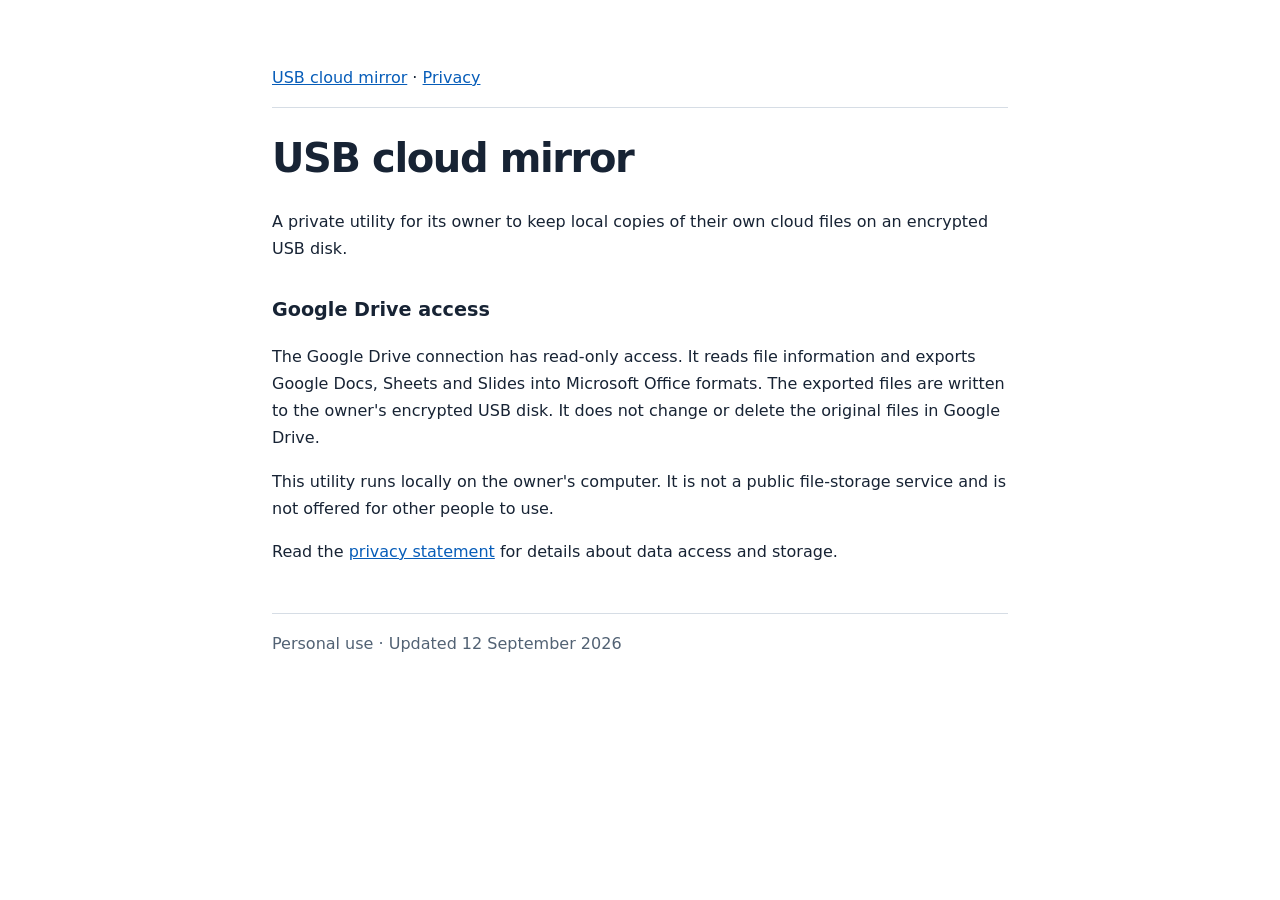
<file: index.html>
<!doctype html>
<html lang="en"><head><meta charset="utf-8"><meta name="viewport" content="width=device-width, initial-scale=1"><title>USB cloud mirror</title><link rel="stylesheet" href="style.css"></head><body><main><nav><a href="./">USB cloud mirror</a> · <a href="privacy.html">Privacy</a></nav><h1>USB cloud mirror</h1><p>A private utility for its owner to keep local copies of their own cloud files on an encrypted USB disk.</p><h2>Google Drive access</h2><p>The Google Drive connection has read-only access. It reads file information and exports Google Docs, Sheets and Slides into Microsoft Office formats. The exported files are written to the owner's encrypted USB disk. It does not change or delete the original files in Google Drive.</p><p>This utility runs locally on the owner's computer. It is not a public file-storage service and is not offered for other people to use.</p><p>Read the <a href="privacy.html">privacy statement</a> for details about data access and storage.</p><footer>Personal use · Updated 12 September 2026</footer></main></body></html>
</file>
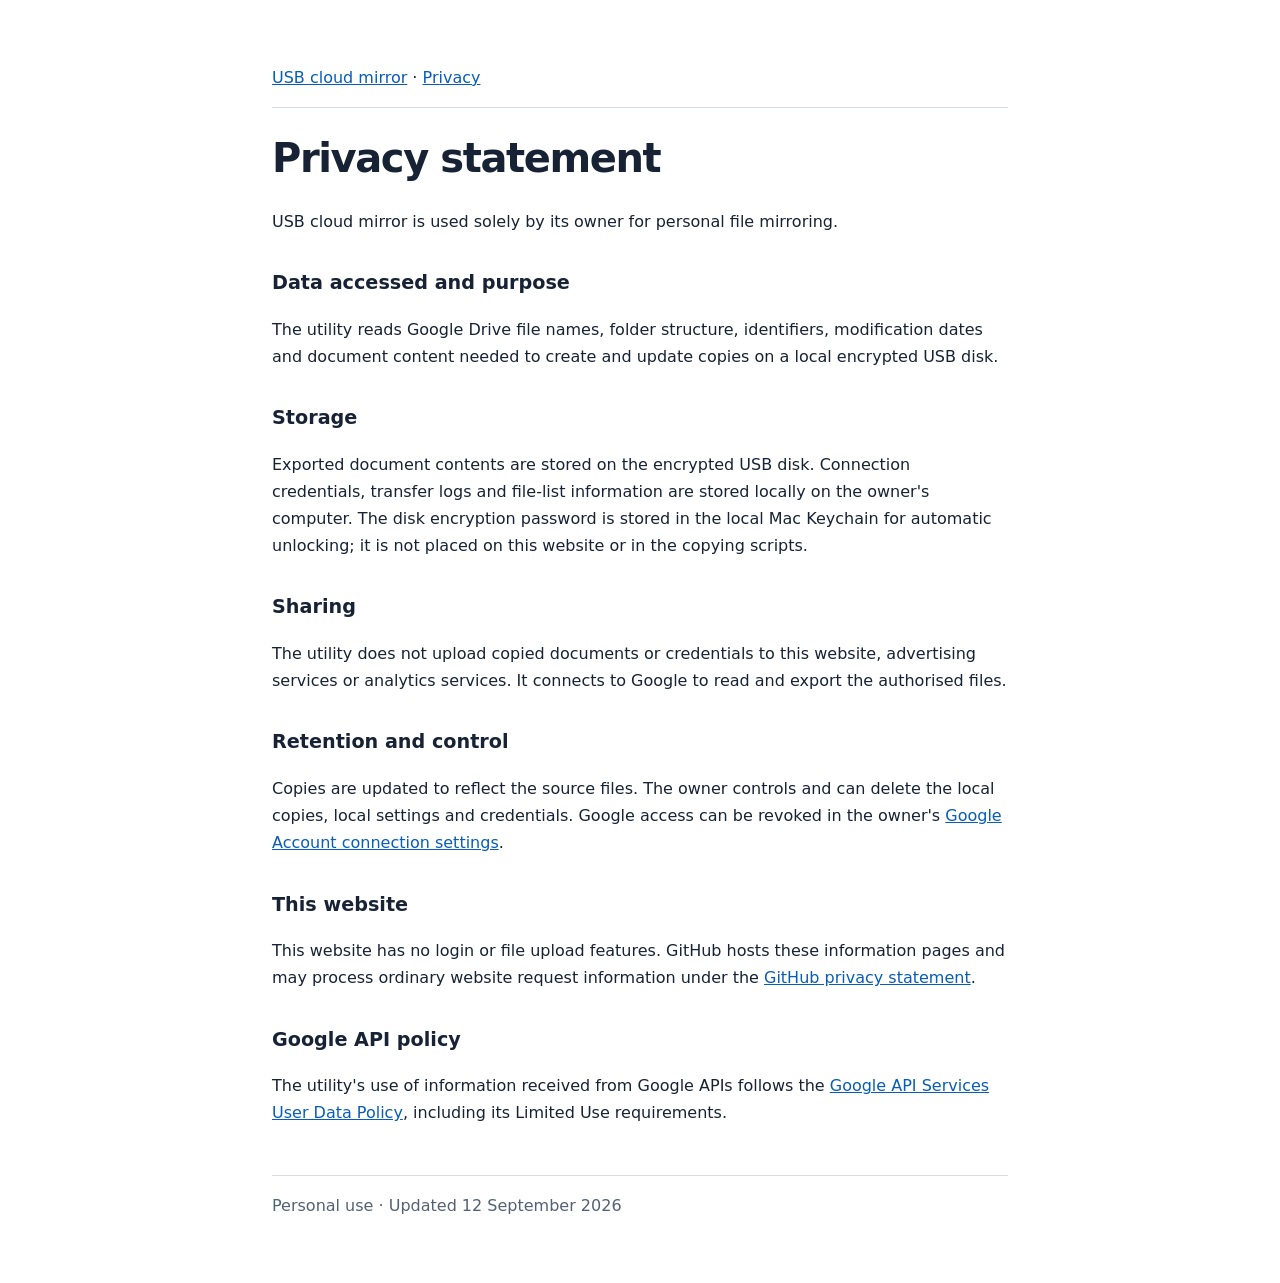
<file: privacy.html>
<!doctype html>
<html lang="en"><head><meta charset="utf-8"><meta name="viewport" content="width=device-width, initial-scale=1"><title>Privacy · USB cloud mirror</title><link rel="stylesheet" href="style.css"></head><body><main><nav><a href="./">USB cloud mirror</a> · <a href="privacy.html">Privacy</a></nav><h1>Privacy statement</h1><p>USB cloud mirror is used solely by its owner for personal file mirroring.</p><h2>Data accessed and purpose</h2><p>The utility reads Google Drive file names, folder structure, identifiers, modification dates and document content needed to create and update copies on a local encrypted USB disk.</p><h2>Storage</h2><p>Exported document contents are stored on the encrypted USB disk. Connection credentials, transfer logs and file-list information are stored locally on the owner's computer. The disk encryption password is stored in the local Mac Keychain for automatic unlocking; it is not placed on this website or in the copying scripts.</p><h2>Sharing</h2><p>The utility does not upload copied documents or credentials to this website, advertising services or analytics services. It connects to Google to read and export the authorised files.</p><h2>Retention and control</h2><p>Copies are updated to reflect the source files. The owner controls and can delete the local copies, local settings and credentials. Google access can be revoked in the owner's <a href="https://myaccount.google.com/connections">Google Account connection settings</a>.</p><h2>This website</h2><p>This website has no login or file upload features. GitHub hosts these information pages and may process ordinary website request information under the <a href="https://docs.github.com/en/site-policy/privacy-policies/github-general-privacy-statement">GitHub privacy statement</a>.</p><h2>Google API policy</h2><p>The utility's use of information received from Google APIs follows the <a href="https://developers.google.com/terms/api-services-user-data-policy">Google API Services User Data Policy</a>, including its Limited Use requirements.</p><footer>Personal use · Updated 12 September 2026</footer></main></body></html>
</file>
<file: style.css>
body{font:1rem/1.7 system-ui,sans-serif;color:#172334;background:#fff;margin:0}main{max-width:46rem;margin:4rem auto;padding:0 1.5rem}h1{line-height:1.15;font-size:2.5rem;letter-spacing:-.035em}h2{font-size:1.2rem;margin-top:2rem}a{color:#075db9}nav{border-bottom:1px solid #d6dde5;padding-bottom:1rem}footer{border-top:1px solid #d6dde5;margin-top:3rem;padding-top:1rem;color:#526274}
</file>
